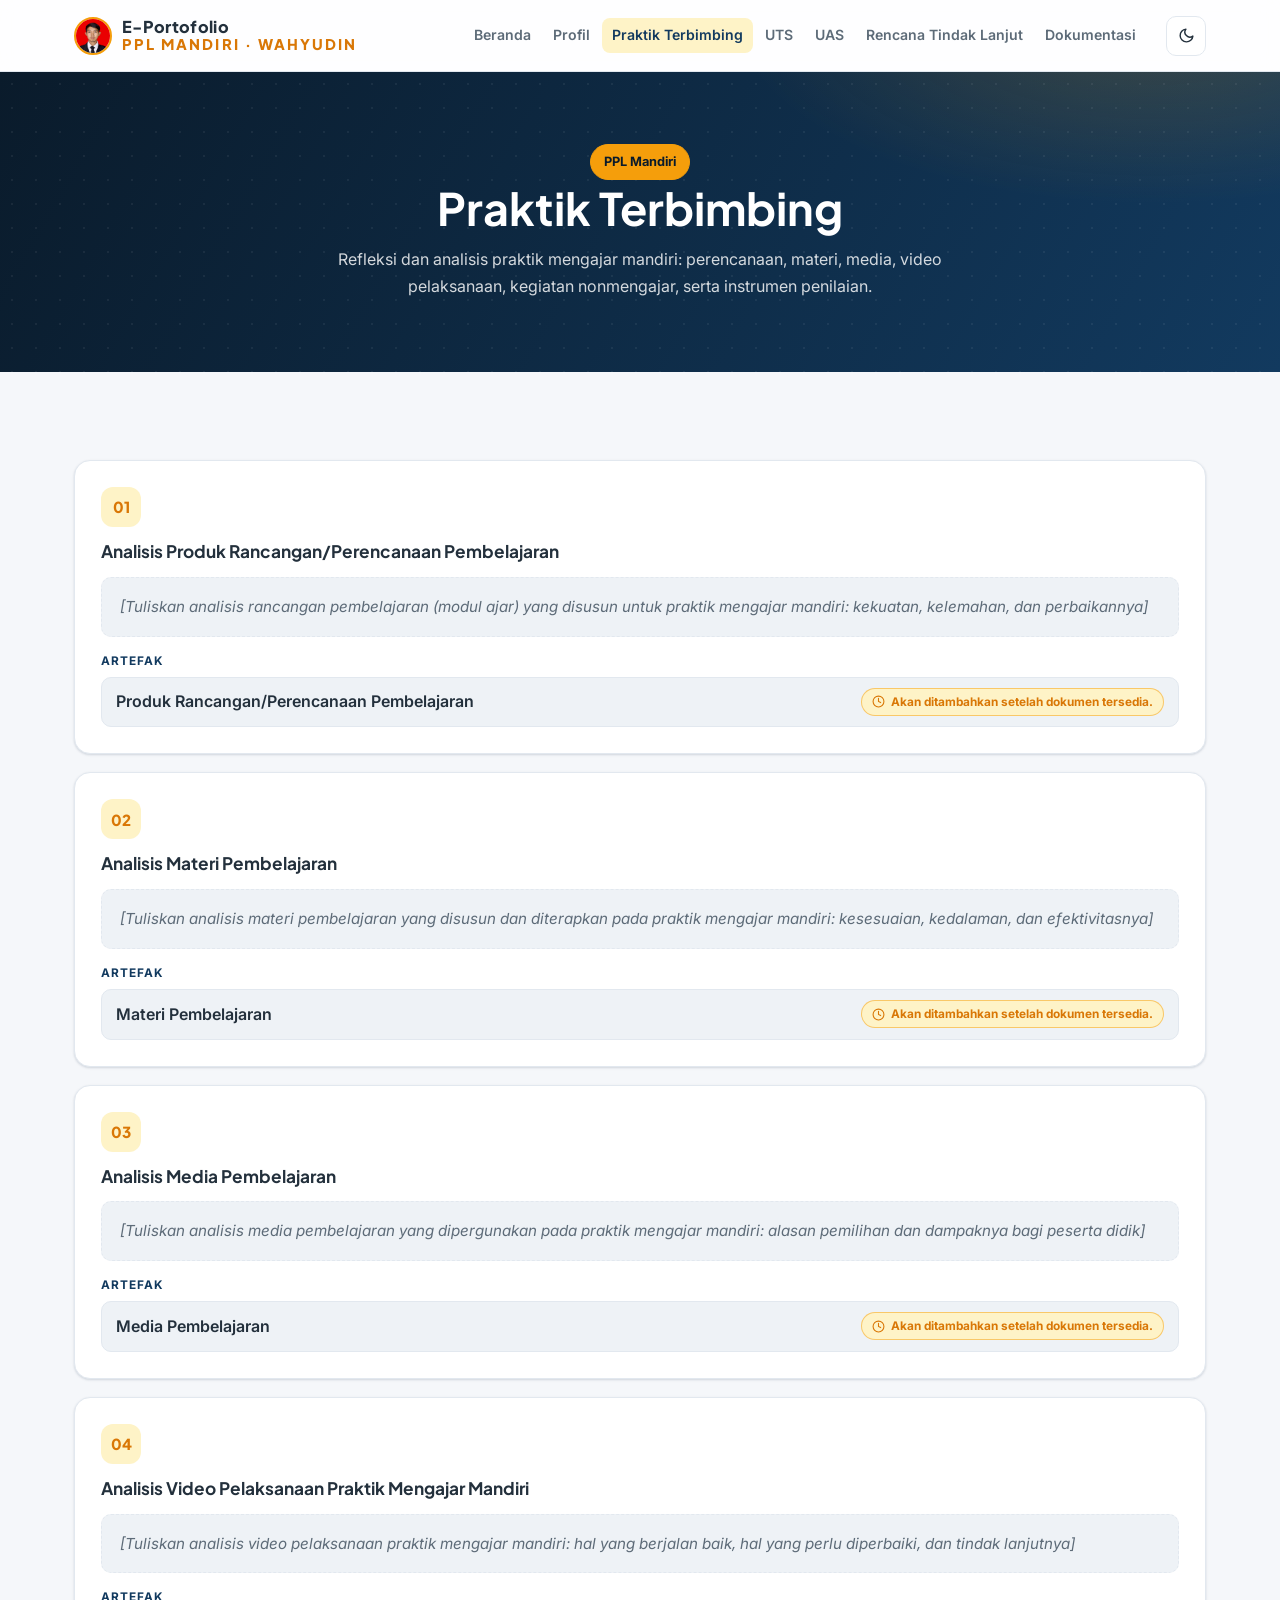
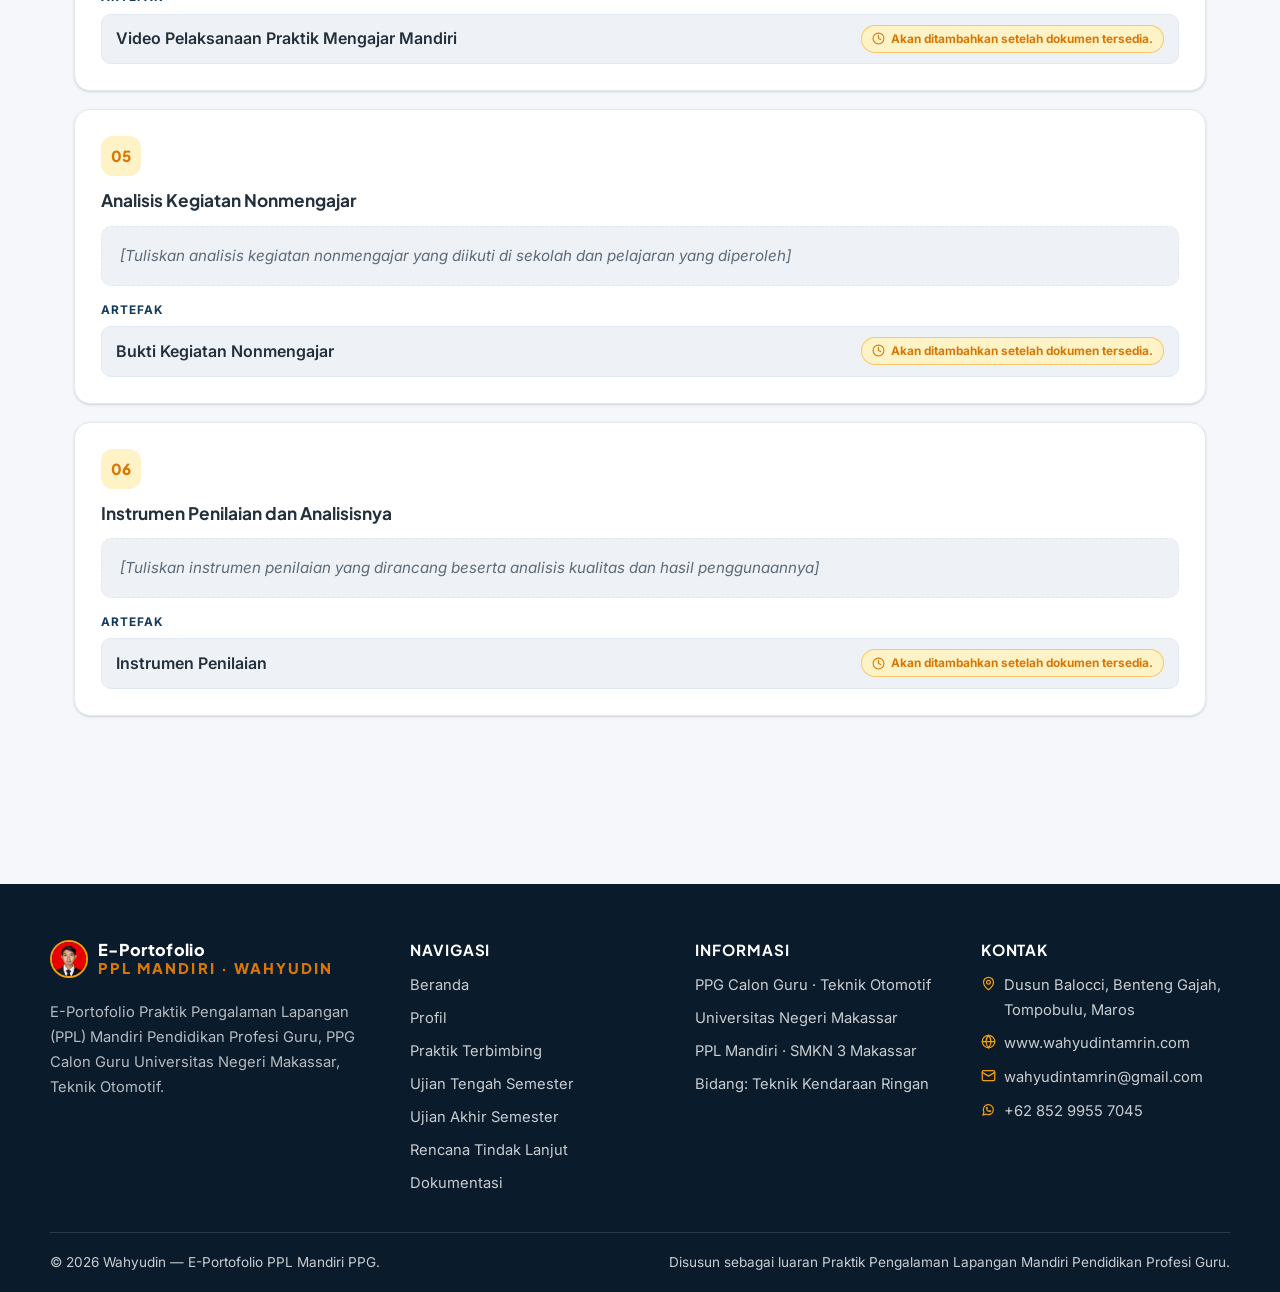
<file: praktik-terbimbing.html>
<!DOCTYPE html>
<html lang="id">
<head>
  <meta charset="utf-8">
  <meta name="viewport" content="width=device-width, initial-scale=1">
  <title>Praktik Terbimbing | E-Portofolio PPL Mandiri PPG</title>
  <meta name="description" content="Refleksi dan analisis praktik mengajar mandiri pada PPL Mandiri PPG.">
  <meta name="author" content="Wahyudin">
  <link rel="icon" type="image/svg+xml" href="assets/img/favicon.svg">
  <link rel="preconnect" href="https://fonts.googleapis.com">
  <link rel="preconnect" href="https://fonts.gstatic.com" crossorigin>
  <link rel="stylesheet" href="https://fonts.googleapis.com/css2?family=Inter:wght@400;500;600;700&family=Plus+Jakarta+Sans:wght@600;700;800&display=swap">
  <link rel="stylesheet" href="assets/css/style.css">
</head>
<body data-page="terbimbing">
  <main id="konten">
    <section class="page-hero">
      <div class="container page-hero__inner">
        <span class="chip chip--accent">PPL Mandiri</span>
        <h1>Praktik Terbimbing</h1>
        <p class="page-hero__lead">Refleksi dan analisis praktik mengajar mandiri: perencanaan, materi, media, video pelaksanaan, kegiatan nonmengajar, serta instrumen penilaian.</p>
      </div>
    </section>
    <section class="section">
      <div class="container"><div data-ppl="terbimbing"></div></div>
    </section>
  </main>

  <script src="assets/js/data.js"></script>
  <script src="assets/js/site.js"></script>
  <script src="assets/js/main.js"></script>
  <script src="assets/js/components.js"></script>
</body>
</html>
</file>
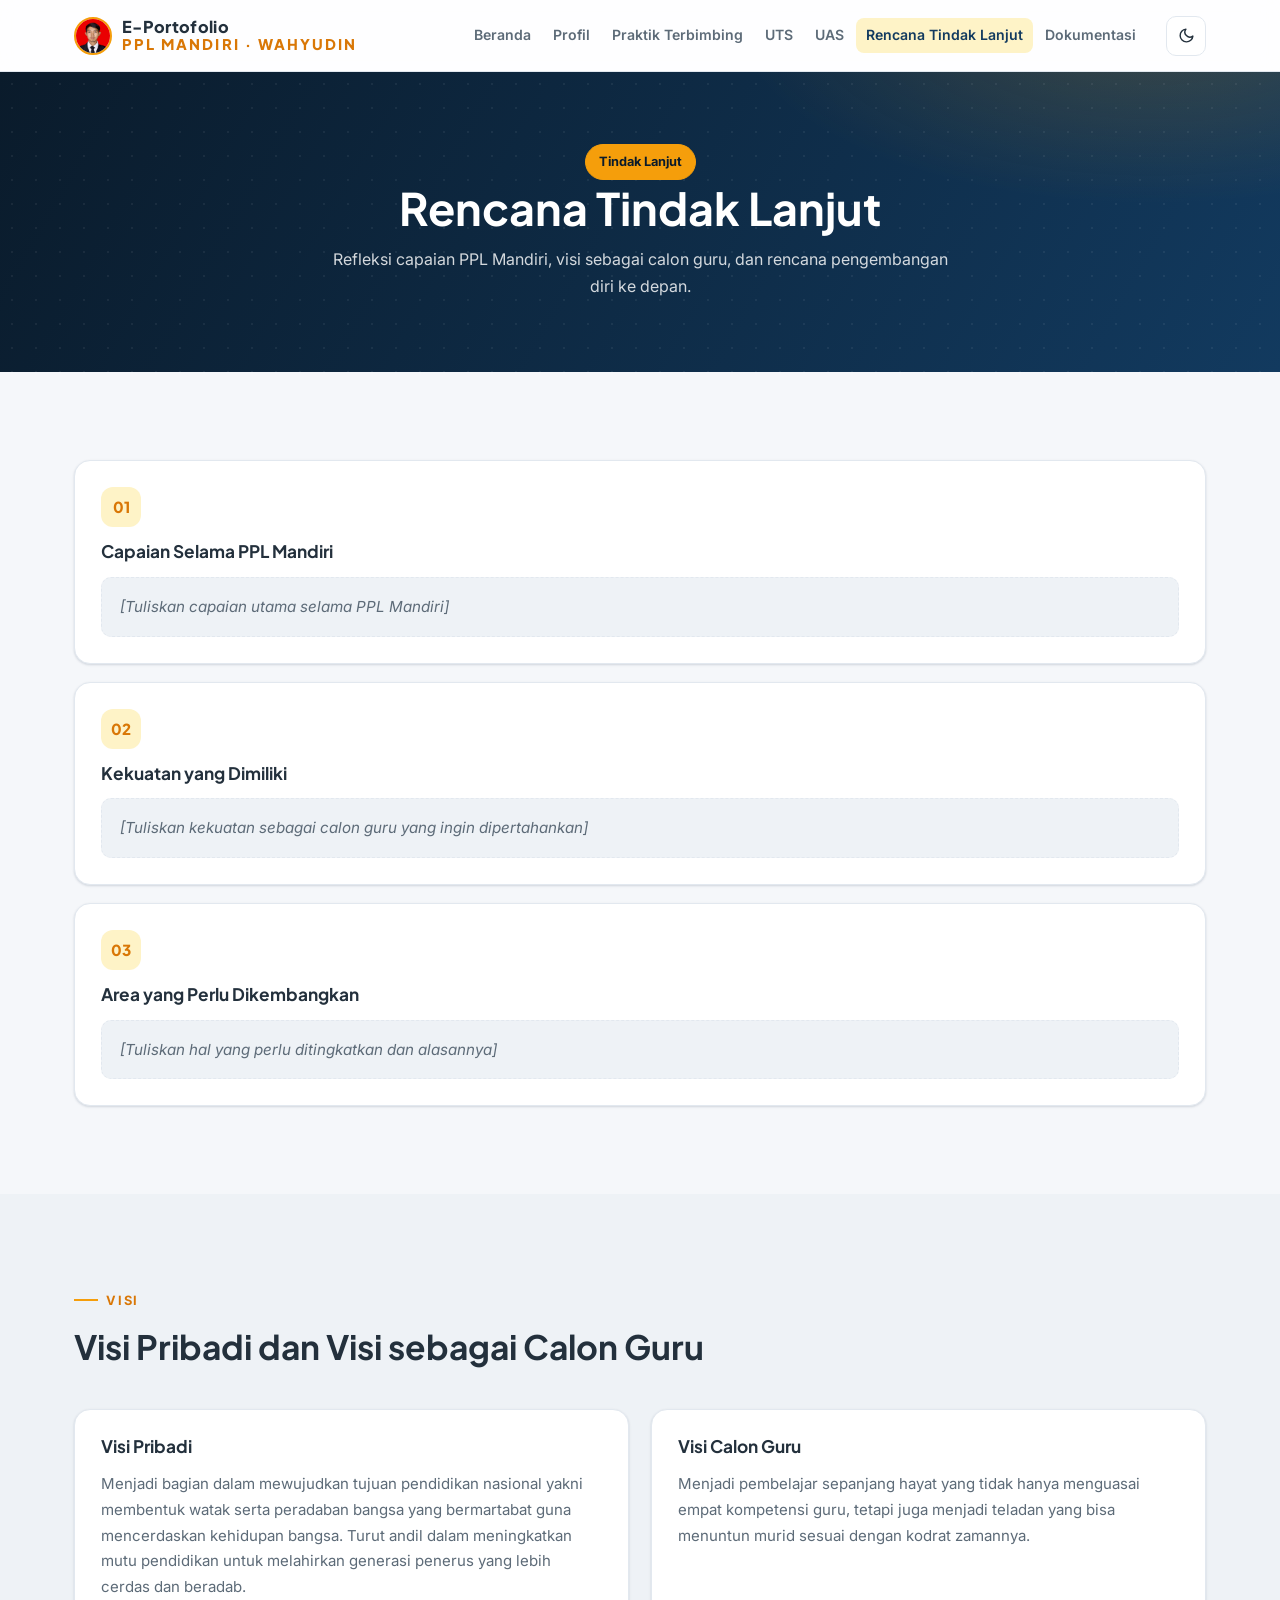
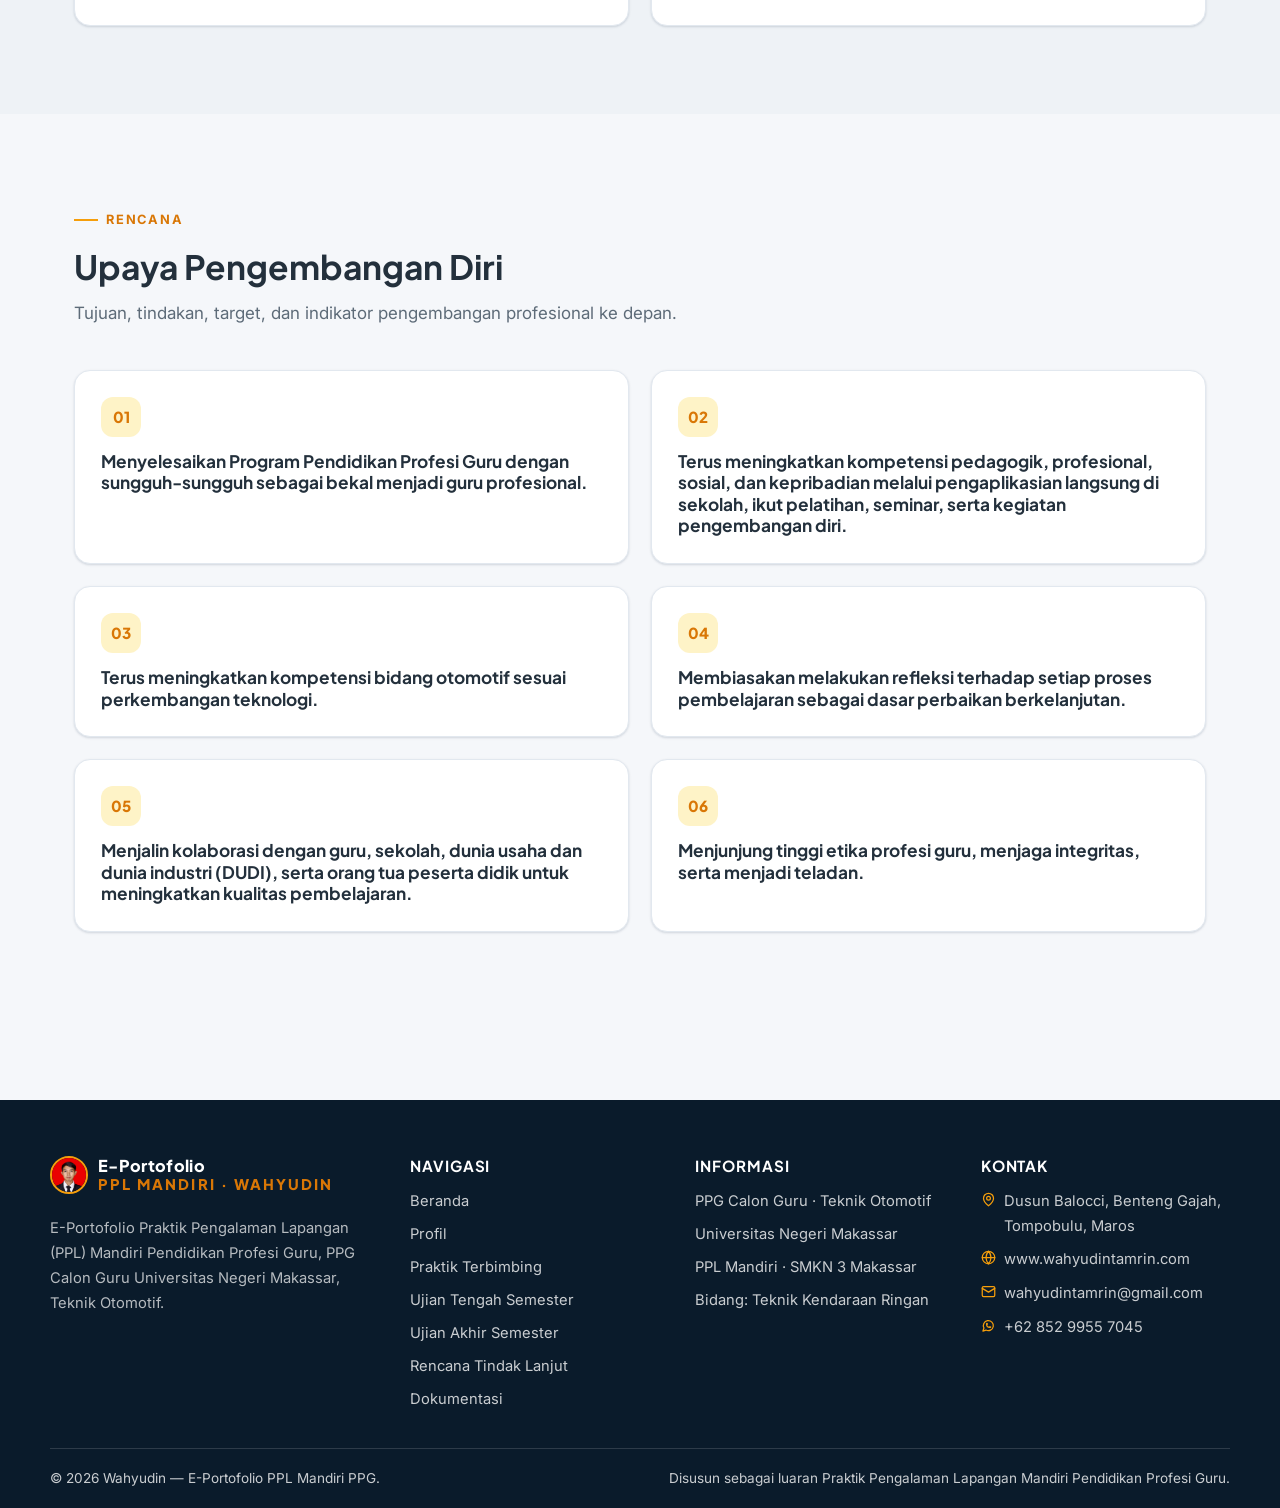
<file: rencana-tindak-lanjut.html>
<!DOCTYPE html>
<html lang="id">
<head>
  <meta charset="utf-8">
  <meta name="viewport" content="width=device-width, initial-scale=1">
  <title>Rencana Tindak Lanjut | E-Portofolio PPL Mandiri PPG</title>
  <meta name="description" content="Refleksi capaian PPL Mandiri, visi sebagai calon guru, dan rencana pengembangan diri ke depan.">
  <meta name="author" content="Wahyudin">
  <link rel="icon" type="image/svg+xml" href="assets/img/favicon.svg">
  <link rel="preconnect" href="https://fonts.googleapis.com">
  <link rel="preconnect" href="https://fonts.gstatic.com" crossorigin>
  <link rel="stylesheet" href="https://fonts.googleapis.com/css2?family=Inter:wght@400;500;600;700&family=Plus+Jakarta+Sans:wght@600;700;800&display=swap">
  <link rel="stylesheet" href="assets/css/style.css">
</head>
<body data-page="rtl">
  <main id="konten">
    <section class="page-hero">
      <div class="container page-hero__inner">
        <span class="chip chip--accent">Tindak Lanjut</span>
        <h1>Rencana Tindak Lanjut</h1>
        <p class="page-hero__lead">Refleksi capaian PPL Mandiri, visi sebagai calon guru, dan rencana pengembangan diri ke depan.</p>
      </div>
    </section>
    <section class="section">
      <div class="container"><div data-ppl="rtl"></div></div>
    </section>
    <section class="section section--tint">
      <div class="container">
        <div class="section-head"><span class="eyebrow">Visi</span><h2>Visi Pribadi dan Visi sebagai Calon Guru</h2></div>
        <div class="grid grid--2 reveal">
          <article class="card"><h3>Visi Pribadi</h3><p data-write="visi.pribadi"></p></article>
          <article class="card"><h3>Visi Calon Guru</h3><p data-write="visi.calonGuru"></p></article>
        </div>
      </div>
    </section>
    <section class="section">
      <div class="container">
        <div class="section-head"><span class="eyebrow">Rencana</span><h2>Upaya Pengembangan Diri</h2><p class="lead">Tujuan, tindakan, target, dan indikator pengembangan profesional ke depan.</p></div>
        <div class="grid grid--2" data-upaya></div>
      </div>
    </section>
  </main>

  <script src="assets/js/data.js"></script>
  <script src="assets/js/site.js"></script>
  <script src="assets/js/main.js"></script>
  <script src="assets/js/components.js"></script>
</body>
</html>
</file>
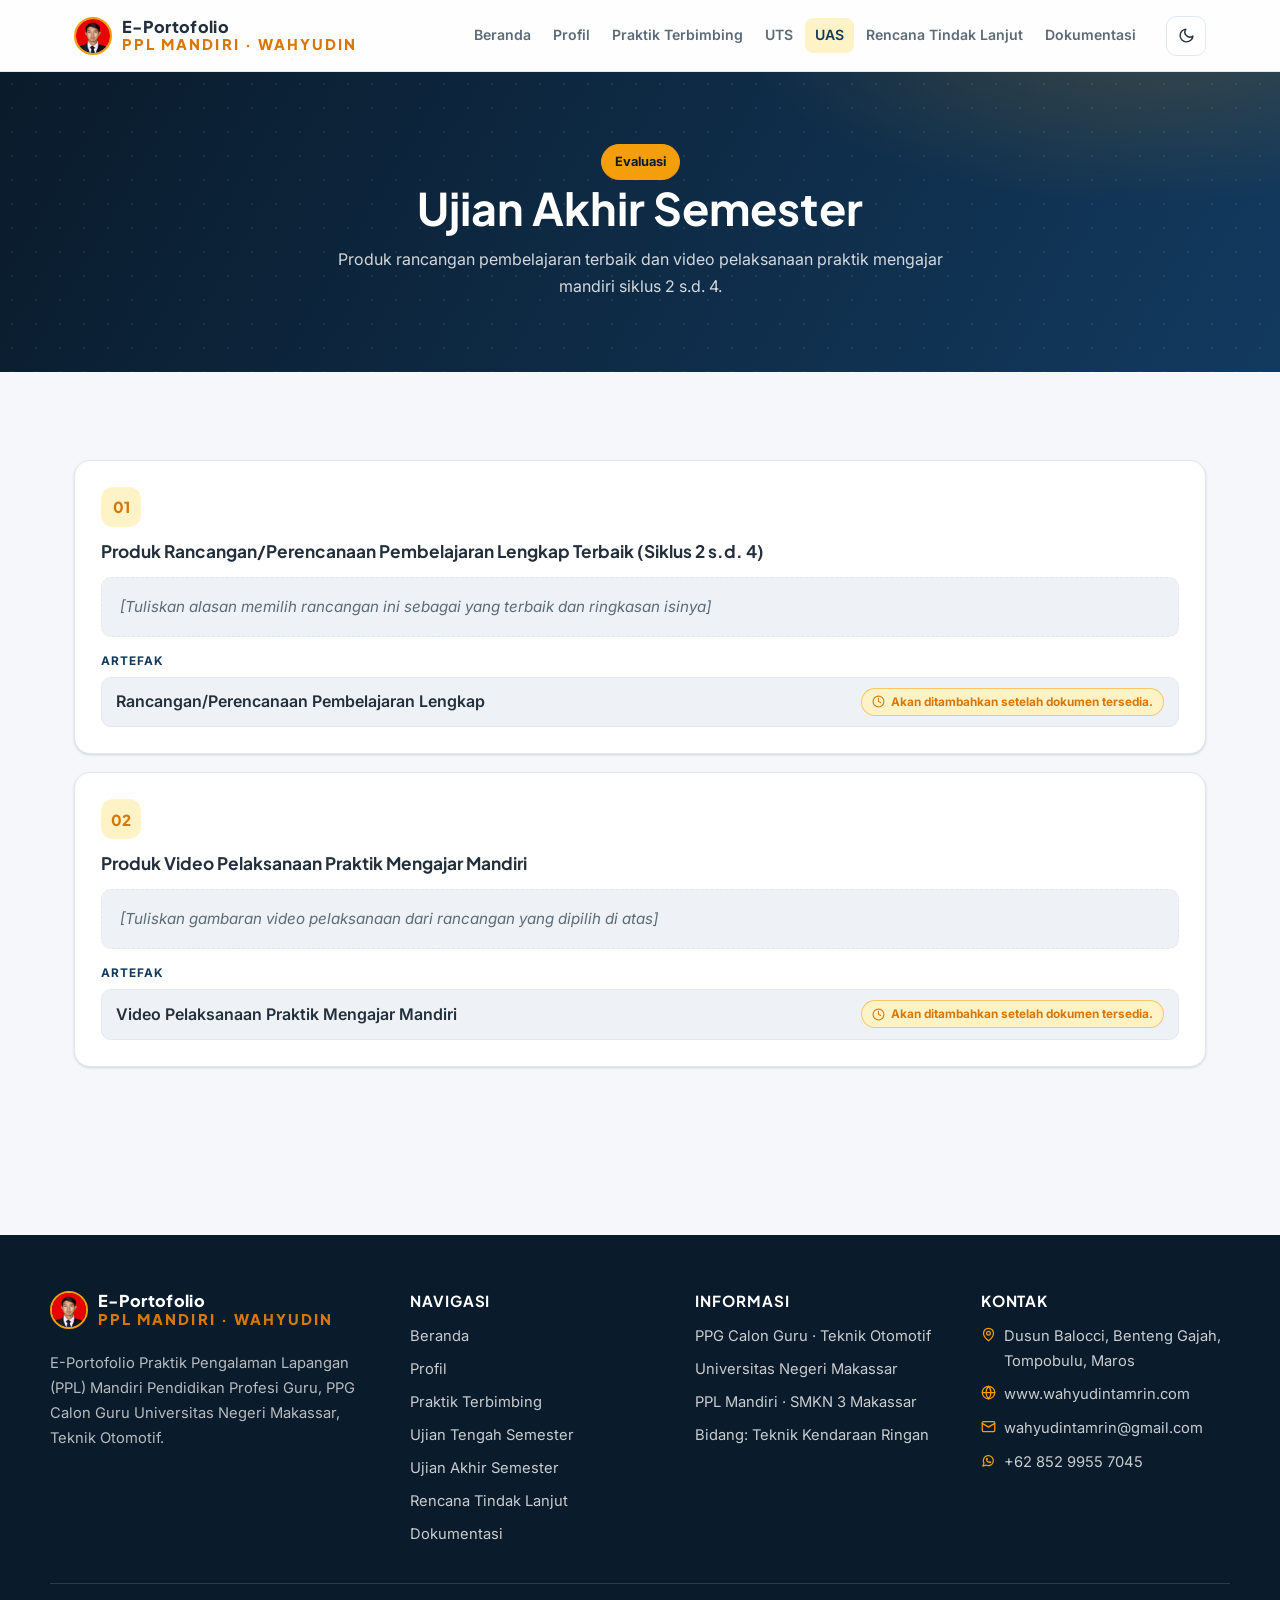
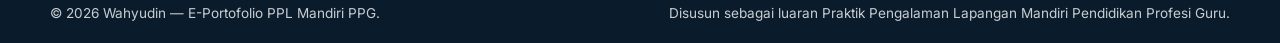
<file: ujian-akhir-semester.html>
<!DOCTYPE html>
<html lang="id">
<head>
  <meta charset="utf-8">
  <meta name="viewport" content="width=device-width, initial-scale=1">
  <title>Ujian Akhir Semester | E-Portofolio PPL Mandiri PPG</title>
  <meta name="description" content="Produk rancangan pembelajaran terbaik dan video pelaksanaan praktik mengajar mandiri siklus 2 s.d. 4.">
  <meta name="author" content="Wahyudin">
  <link rel="icon" type="image/svg+xml" href="assets/img/favicon.svg">
  <link rel="preconnect" href="https://fonts.googleapis.com">
  <link rel="preconnect" href="https://fonts.gstatic.com" crossorigin>
  <link rel="stylesheet" href="https://fonts.googleapis.com/css2?family=Inter:wght@400;500;600;700&family=Plus+Jakarta+Sans:wght@600;700;800&display=swap">
  <link rel="stylesheet" href="assets/css/style.css">
</head>
<body data-page="uas">
  <main id="konten">
    <section class="page-hero">
      <div class="container page-hero__inner">
        <span class="chip chip--accent">Evaluasi</span>
        <h1>Ujian Akhir Semester</h1>
        <p class="page-hero__lead">Produk rancangan pembelajaran terbaik dan video pelaksanaan praktik mengajar mandiri siklus 2 s.d. 4.</p>
      </div>
    </section>
    <section class="section">
      <div class="container"><div data-ppl="uas"></div></div>
    </section>
  </main>

  <script src="assets/js/data.js"></script>
  <script src="assets/js/site.js"></script>
  <script src="assets/js/main.js"></script>
  <script src="assets/js/components.js"></script>
</body>
</html>
</file>
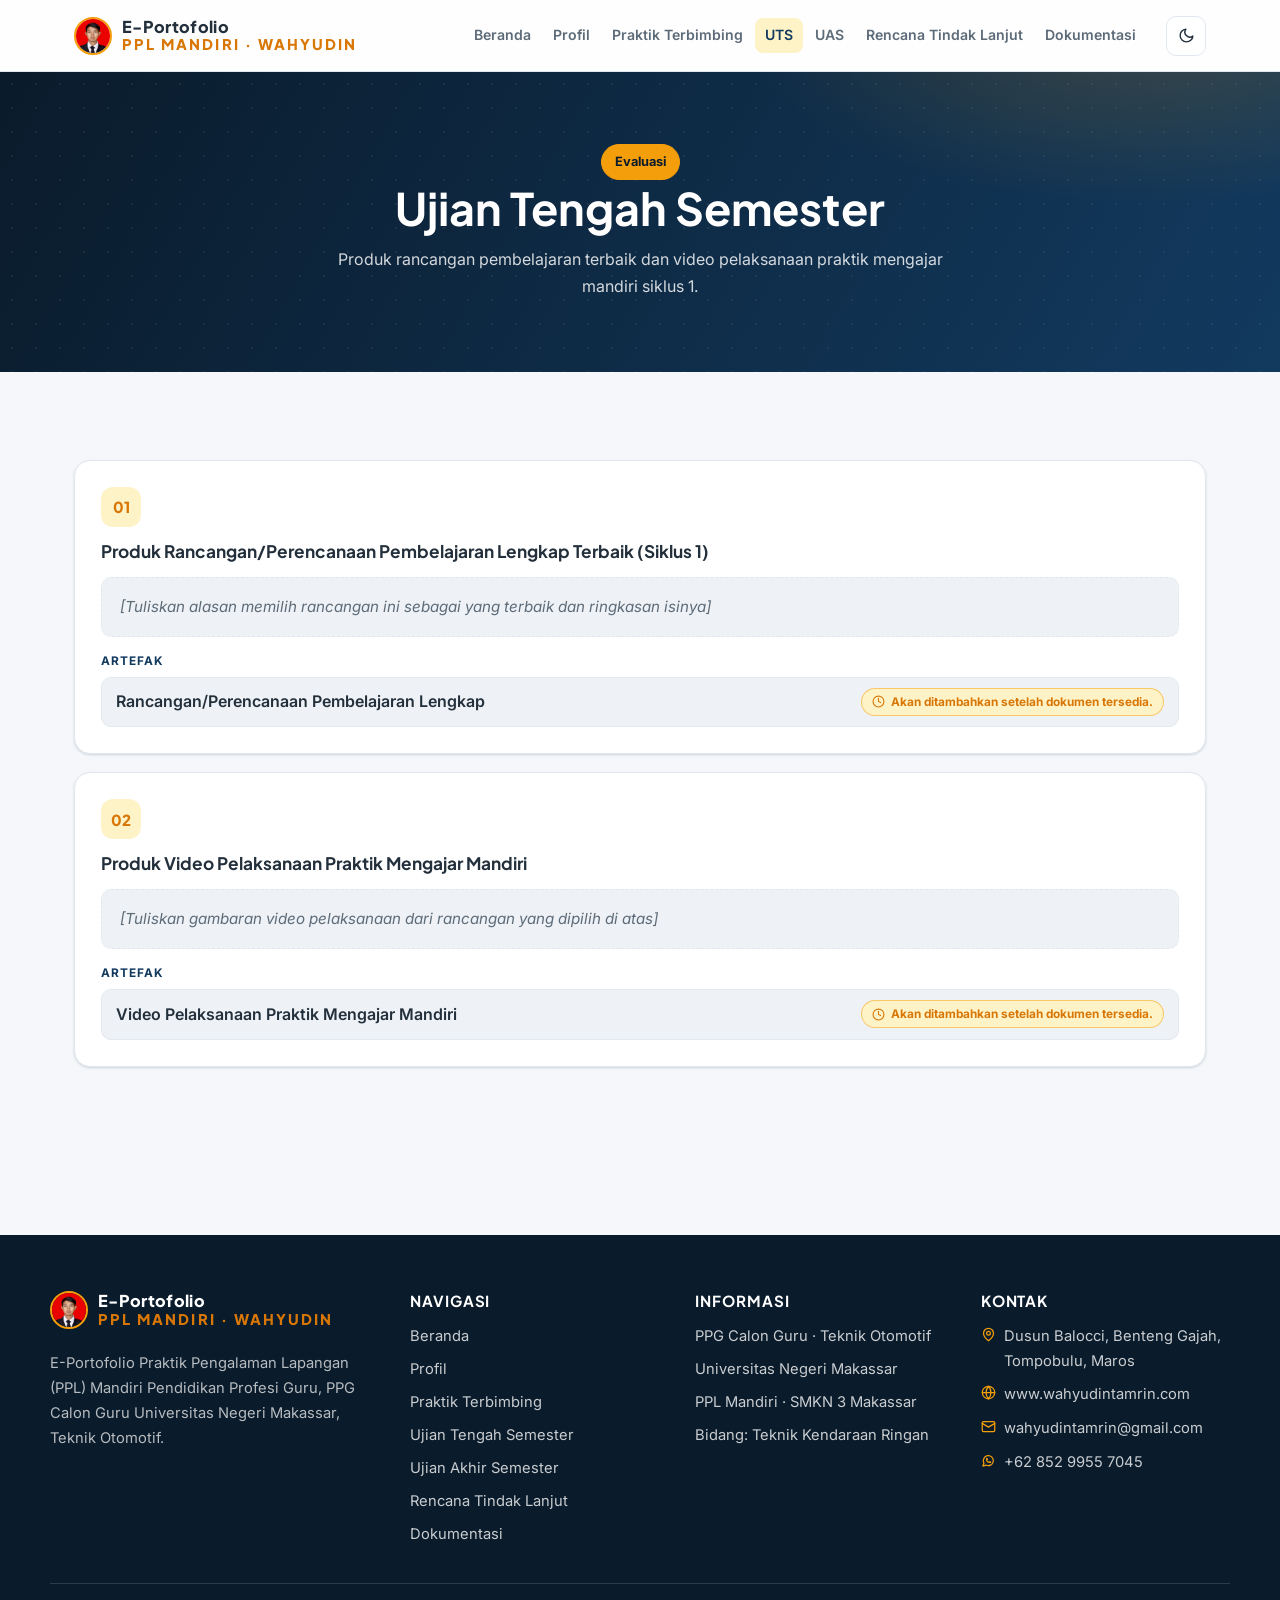
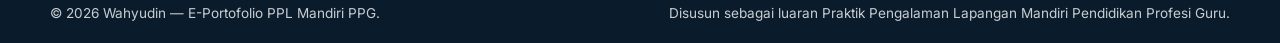
<file: ujian-tengah-semester.html>
<!DOCTYPE html>
<html lang="id">
<head>
  <meta charset="utf-8">
  <meta name="viewport" content="width=device-width, initial-scale=1">
  <title>Ujian Tengah Semester | E-Portofolio PPL Mandiri PPG</title>
  <meta name="description" content="Produk rancangan pembelajaran terbaik dan video pelaksanaan praktik mengajar mandiri siklus 1.">
  <meta name="author" content="Wahyudin">
  <link rel="icon" type="image/svg+xml" href="assets/img/favicon.svg">
  <link rel="preconnect" href="https://fonts.googleapis.com">
  <link rel="preconnect" href="https://fonts.gstatic.com" crossorigin>
  <link rel="stylesheet" href="https://fonts.googleapis.com/css2?family=Inter:wght@400;500;600;700&family=Plus+Jakarta+Sans:wght@600;700;800&display=swap">
  <link rel="stylesheet" href="assets/css/style.css">
</head>
<body data-page="uts">
  <main id="konten">
    <section class="page-hero">
      <div class="container page-hero__inner">
        <span class="chip chip--accent">Evaluasi</span>
        <h1>Ujian Tengah Semester</h1>
        <p class="page-hero__lead">Produk rancangan pembelajaran terbaik dan video pelaksanaan praktik mengajar mandiri siklus 1.</p>
      </div>
    </section>
    <section class="section">
      <div class="container"><div data-ppl="uts"></div></div>
    </section>
  </main>

  <script src="assets/js/data.js"></script>
  <script src="assets/js/site.js"></script>
  <script src="assets/js/main.js"></script>
  <script src="assets/js/components.js"></script>
</body>
</html>
</file>
<file: assets/css/style.css>
:root{
  --navy-950:#0a1b2b;
  --navy-900:#0e2a44;
  --navy-700:#123a5f;
  --navy-500:#1d5f94;
  --navy-400:#2d79b3;
  --accent:#f59e0b;
  --accent-600:#d97706;
  --accent-100:#fef3c7;
  --bg:#f5f7fa;
  --surface:#ffffff;
  --ink:#23303c;
  --muted:#5d6b78;
  --soft:#eef2f6;
  --line:#e2e8ef;
  --warn-bg:#fff7e6;
  --warn-line:#fcd34d;
  --ok:#15803d;
  --radius:16px;
  --radius-sm:10px;
  --shadow-sm:0 1px 2px rgba(14,42,68,.06),0 1px 3px rgba(14,42,68,.1);
  --shadow-md:0 6px 18px rgba(14,42,68,.10);
  --shadow-lg:0 18px 44px rgba(14,42,68,.18);
  --font-head:"Plus Jakarta Sans","Segoe UI",system-ui,-apple-system,sans-serif;
  --font-body:"Inter","Segoe UI",system-ui,-apple-system,sans-serif;
  --maxw:1180px;
  --transition:.25s ease;
}
[data-theme="dark"]{
  --bg:#0b1520;
  --surface:#10212f;
  --ink:#e7eef4;
  --muted:#9db0bf;
  --soft:#16293a;
  --line:#22374a;
  --warn-bg:#2a2312;
  --warn-line:#b07d10;
  --shadow-md:0 6px 18px rgba(0,0,0,.4);
  --shadow-lg:0 18px 44px rgba(0,0,0,.5);
}
*{box-sizing:border-box;margin:0;padding:0}
html{scroll-behavior:smooth;-webkit-text-size-adjust:100%}
body{
  font-family:var(--font-body);
  background:var(--bg);
  color:var(--ink);
  line-height:1.7;
  font-size:16px;
  transition:background var(--transition),color var(--transition);
}
img,svg{max-width:100%;vertical-align:middle}
a{color:var(--navy-500);text-decoration:none}
a:hover{color:var(--navy-700)}
h1,h2,h3,h4{font-family:var(--font-head);line-height:1.25;font-weight:700;color:inherit}
h1{font-size:clamp(2rem,5vw,3.1rem)}
h2{font-size:clamp(1.5rem,3.4vw,2.1rem)}
h3{font-size:1.18rem}
p{max-width:72ch}
button{font:inherit}
:focus-visible{outline:3px solid var(--accent);outline-offset:2px;border-radius:6px}

.container{width:100%;max-width:var(--maxw);margin-inline:auto;padding-inline:24px}
.container--wide{max-width:1480px}
.section{padding:clamp(3rem,7vw,5.5rem) 0}
.section--tint{background:var(--soft)}
.eyebrow{
  display:inline-flex;align-items:center;gap:8px;
  font-size:.8rem;font-weight:700;letter-spacing:.14em;text-transform:uppercase;
  color:var(--accent-600);margin-bottom:14px;
}
.eyebrow::before{content:"";width:24px;height:2px;background:var(--accent)}
.lead{font-size:1.06rem;color:var(--muted);margin-top:12px}
.section-head{max-width:720px;margin-bottom:clamp(1.6rem,4vw,2.6rem)}
.section-head.center{margin-inline:auto;text-align:center}
.section-head.center .eyebrow::after,.section-head.center .eyebrow::before{content:"—";width:auto;background:none;color:var(--accent)}

.header-fix{height:var(--hdr);}
:root{--hdr:72px}
.site-header{
  position:fixed;inset:0 0 auto 0;z-index:60;height:var(--hdr);
  background:color-mix(in srgb,var(--surface) 86%,transparent);
  backdrop-filter:blur(12px);-webkit-backdrop-filter:blur(12px);
  border-bottom:1px solid var(--line);
}
.header__inner{height:100%;display:flex;align-items:center;gap:20px}
.brand{display:inline-flex;align-items:center;gap:10px;color:var(--ink)}
.brand:hover{color:var(--ink)}
.brand__mark{
  width:38px;height:38px;border-radius:50%;flex:none;overflow:hidden;
  background:var(--soft);border:2px solid var(--accent);display:grid;place-items:center;
}
.brand__mark img{width:100%;height:100%;object-fit:cover;display:block}
.brand__text{font-family:var(--font-head);font-weight:800;letter-spacing:.02em;font-size:1.02rem;display:flex;flex-direction:column;line-height:1.15}
.brand__text b{font-size:1.02rem;font-weight:800}
.brand__text small{font-size:.92rem;font-weight:800;text-transform:uppercase;letter-spacing:.14em;color:var(--accent-600)}
.nav{margin-left:auto}
.nav__list{display:flex;list-style:none;gap:2px;align-items:center}
.nav a{
  display:block;padding:8px 10px;border-radius:8px;color:var(--muted);
  font-size:.88rem;font-weight:600;white-space:nowrap;line-height:1.3;
}
.nav a:hover{color:var(--ink);background:var(--soft)}
.nav a[aria-current="page"]{color:var(--navy-700);background:var(--accent-100)}
.header__tools{display:flex;align-items:center;gap:8px}
.icon-btn{
  width:40px;height:40px;border-radius:10px;border:1px solid var(--line);
  background:var(--surface);color:var(--ink);cursor:pointer;
  display:grid;place-items:center;transition:var(--transition);
}
.icon-btn:hover{border-color:var(--accent);color:var(--accent-600);transform:translateY(-1px)}
.nav-toggle{display:none}
.scroll-progress{
  position:fixed;top:0;left:0;height:3px;width:0;z-index:70;
  background:linear-gradient(90deg,var(--accent),var(--accent-600));
  transition:width .1s linear;
}

.btn{
  display:inline-flex;align-items:center;justify-content:center;gap:8px;
  padding:13px 24px;border-radius:999px;border:1px solid transparent;
  font-weight:700;font-size:.95rem;cursor:pointer;line-height:1.2;
  transition:transform var(--transition),box-shadow var(--transition),background var(--transition),color var(--transition);
}
.btn:hover{transform:translateY(-2px)}
.btn--accent{background:var(--accent);color:var(--navy-950)}
.btn--accent:hover{background:var(--accent-600);color:#fff;box-shadow:0 10px 24px rgba(245,158,11,.35)}
.btn--ghost{border-color:rgba(255,255,255,.35);color:#fff;background:rgba(255,255,255,.06)}
.btn--ghost:hover{border-color:#fff;background:rgba(255,255,255,.14)}
.btn--outline{border-color:var(--line);color:var(--ink);background:var(--surface)}
.btn--outline:hover{border-color:var(--accent);color:var(--accent-600)}
.btn--navy{background:var(--navy-700);color:#fff}
.btn--navy:hover{background:var(--navy-900)}
.btn--sm{padding:9px 16px;font-size:.88rem}
.btn--block{width:100%}
.btn svg{flex:none}

.hero{
  position:relative;overflow:hidden;color:#fff;
  background:
    radial-gradient(900px 420px at 85% -10%,rgba(245,158,11,.22),transparent 60%),
    linear-gradient(135deg,var(--navy-950),var(--navy-700) 60%,var(--navy-500));
}
.hero::before{
  content:"";position:absolute;inset:0;opacity:.5;
  background-image:radial-gradient(rgba(255,255,255,.16) 1px,transparent 1px);
  background-size:26px 26px;mask-image:radial-gradient(720px 400px at 80% 20%,#000 20%,transparent 75%);
  -webkit-mask-image:radial-gradient(720px 400px at 80% 20%,#000 20%,transparent 75%);
}
.hero__inner{position:relative;display:grid;grid-template-columns:1.05fr .95fr;gap:40px;align-items:center;padding:clamp(4rem,9vw,6.5rem) 0}
.hero__badges{display:flex;flex-wrap:wrap;gap:10px;margin-bottom:22px}
.chip{
  display:inline-flex;align-items:center;gap:7px;
  padding:6px 13px;border-radius:999px;font-size:.8rem;font-weight:700;
  background:rgba(255,255,255,.12);border:1px solid rgba(255,255,255,.22);color:#fff;
}
.chip--accent{background:var(--accent);border-color:var(--accent);color:var(--navy-950)}
.mk-tabs{display:flex;justify-content:center;gap:8px;width:max-content;max-width:100%;margin:0 auto 28px;background:var(--surface);border:1px solid var(--line);border-radius:999px;padding:6px;box-shadow:var(--shadow-sm)}
.mk-tab{border:0;background:transparent;font-family:var(--font-head);font-weight:700;font-size:.92rem;color:var(--muted);padding:10px 24px;border-radius:999px;cursor:pointer;transition:var(--transition);white-space:nowrap}
.mk-tab:hover{color:var(--ink)}
.mk-tab.is-active{background:var(--navy-700);color:#fff}
@media(max-width:560px){.mk-tab{padding:9px 16px;font-size:.85rem}}
.hero h1{font-size:clamp(1.8rem,4.2vw,2.7rem);line-height:1.2}
.hero h1 .hl{color:var(--accent)}
.hero__sub{margin-top:18px;font-size:1.05rem;color:rgba(255,255,255,.86);max-width:52ch}
.hero__meta{margin-top:26px;display:flex;flex-wrap:wrap;gap:26px}
.hero__meta b{display:block;font-family:var(--font-head);font-size:1.05rem}
.hero__meta span{font-size:.82rem;color:rgba(255,255,255,.66);text-transform:uppercase;letter-spacing:.08em}
.hero__cta{display:flex;flex-wrap:wrap;gap:14px;margin-top:32px}
.hero__quote{
  margin-top:30px;padding:16px 20px;border-left:4px solid var(--accent);
  background:rgba(255,255,255,.08);border-radius:0 12px 12px 0;font-style:italic;
  color:rgba(255,255,255,.92);font-size:.98rem;
}
.hero__art{position:relative;display:grid;place-items:center}
.hero-art__card{
  width:min(100%,400px);border-radius:24px;padding:30px;
  background:rgba(255,255,255,.08);border:1px solid rgba(255,255,255,.2);
  backdrop-filter:blur(6px);box-shadow:0 30px 70px rgba(6,20,32,.5);
  display:flex;flex-direction:column;gap:18px;
}
.hero-art__row{display:flex;align-items:center;gap:14px}
.hero-art__ic{
  width:44px;height:44px;border-radius:12px;flex:none;display:grid;place-items:center;
  background:rgba(245,158,11,.18);color:var(--accent);
}
.hero-art__row b{font-family:var(--font-head);font-size:.95rem;display:block}
.hero-art__row span{font-size:.8rem;color:rgba(255,255,255,.66)}
.hero-art__track{margin-top:6px}
.hero-art__bar{height:10px;border-radius:99px;background:rgba(255,255,255,.14);overflow:hidden}
.hero-art__bar i{display:block;height:100%;width:64%;border-radius:99px;background:linear-gradient(90deg,var(--accent),#ffd26b)}

.hero-art__caption{margin-top:16px;text-align:center}
.hero-art__caption b{font-family:var(--font-head);font-size:1.15rem;display:block}
.hero-art__caption>span{font-size:.85rem;color:rgba(255,255,255,.66);display:block;margin-top:2px}
.hero-art__social{display:flex;justify-content:center;gap:10px;margin-top:12px}
.hero-art__social a{
  width:38px;height:38px;border-radius:12px;display:grid;place-items:center;
  background:rgba(255,255,255,.08);border:1px solid rgba(255,255,255,.16);
  color:rgba(255,255,255,.82);transition:transform .2s ease,background .2s ease,color .2s ease;
}
.hero-art__social a i{font-style:normal;font-size:.72rem;font-weight:700;letter-spacing:.02em}
.hero-art__social a:hover{background:var(--accent);color:#0b1f3a;transform:translateY(-3px)}
.hero-art__social a img{width:20px;height:20px;display:block}
.hero-art__card--photo .hero-art__photo{
  width:100%;display:block;padding:0;overflow:hidden;border-radius:18px;cursor:pointer;
  border:2px solid rgba(255,255,255,.22);background:rgba(255,255,255,.1);
}
.hero-art__card--photo .hero-art__photo img{width:100%;height:auto;display:block;transition:transform .35s ease}
.hero-art__card--photo .hero-art__photo:hover img{transform:scale(1.03)}
.hero-art__card--photo .hero-art__photo:focus-visible{outline:2px solid var(--accent);outline-offset:2px}

.page-hero{
  position:relative;color:#fff;overflow:hidden;
  background:radial-gradient(700px 320px at 90% -20%,rgba(245,158,11,.2),transparent 60%),linear-gradient(120deg,var(--navy-950),var(--navy-700));
}
.page-hero::before{content:"";position:absolute;inset:0;opacity:.4;background-image:radial-gradient(rgba(255,255,255,.15) 1px,transparent 1px);background-size:24px 24px}
.page-hero__inner{position:relative;padding:clamp(2.6rem,7vw,4.5rem) 0;text-align:center}
.page-hero h1{font-size:clamp(1.9rem,4.6vw,2.8rem)}
.page-hero__lead{margin-top:10px;color:rgba(255,255,255,.82);max-width:64ch;margin-inline:auto}
.page-hero__back{margin-top:20px;justify-content:center}
.page-hero__link{color:var(--accent);text-decoration:underline;text-underline-offset:3px;text-decoration-thickness:1px}
.page-hero__link:hover{color:#ffd26b}

.card{
  background:var(--surface);border:1px solid var(--line);border-radius:var(--radius);
  padding:26px;box-shadow:var(--shadow-sm);transition:transform var(--transition),box-shadow var(--transition),border-color var(--transition);
  display:flex;flex-direction:column;gap:14px;
}
.card:hover{transform:translateY(-4px);box-shadow:var(--shadow-md);border-color:color-mix(in srgb,var(--accent) 45%,var(--line))}
.card__num{
  width:40px;height:40px;border-radius:12px;flex:none;
  display:grid;place-items:center;font-family:var(--font-head);font-weight:800;
  background:var(--accent-100);color:var(--accent-600);font-size:.95rem;
}
.card h3{font-size:1.08rem}
.card p{color:var(--muted);font-size:.94rem}
.card .btn{margin-top:auto}

.grid{display:grid;gap:22px}
.grid--2{grid-template-columns:repeat(2,1fr)}
.grid--3{grid-template-columns:repeat(3,1fr)}
.grid--4{grid-template-columns:repeat(4,1fr)}
@media(max-width:980px){.grid--3,.grid--4{grid-template-columns:repeat(2,1fr)}}
@media(max-width:640px){.grid--2,.grid--3,.grid--4{grid-template-columns:1fr}}

.mk-card{position:relative;display:flex;flex-direction:column;gap:12px}
.mk-card__top{display:flex;align-items:flex-start;justify-content:space-between;gap:12px}
.mk-card h3{font-size:1.1rem}
.mk-card p{color:var(--muted);font-size:.93rem}
.mk-card__tags{display:flex;flex-wrap:wrap;gap:8px}
.mk-card__footer{margin-top:auto;display:flex;align-items:center;justify-content:space-between;gap:10px;padding-top:6px}
.mk-card__link{
  display:inline-flex;align-items:center;gap:6px;font-weight:700;color:var(--accent-600);font-size:.9rem;
}
.mk-card__link:hover{color:var(--accent)}

.step{display:grid;grid-template-columns:auto 1fr;gap:18px}
.step__dot{
  width:46px;height:46px;border-radius:50%;flex:none;display:grid;place-items:center;
  font-family:var(--font-head);font-weight:800;color:var(--navy-700);
  background:var(--accent-100);border:2px solid var(--accent);
}
.step__dot--done{background:var(--accent);color:var(--navy-950);border-color:var(--accent)}
.step__line{position:relative}
.step__line::after{content:"";position:absolute;top:52px;left:23px;bottom:-18px;width:2px;background:var(--line)}
.step:last-child .step__line::after{display:none}

.timeline{list-style:none;display:flex;flex-direction:column;gap:0}
.timeline li{position:relative;padding:0 0 26px 44px}
.timeline li::before{content:"";position:absolute;left:8px;top:6px;bottom:-2px;width:2px;background:var(--line)}
.timeline li:last-child::before{display:none}
.timeline li::after{
  content:"";position:absolute;left:0;top:6px;width:18px;height:18px;border-radius:50%;
  background:var(--surface);border:3px solid var(--accent);
}
.timeline b{font-family:var(--font-head)}
.timeline p{color:var(--muted);font-size:.95rem}

.flow{list-style:none;display:flex;flex-wrap:wrap;gap:0;align-items:stretch}
.flow li{position:relative;flex:1 1 130px;text-align:center}
.flow li + li::before{
  content:"↓";position:absolute;left:-12px;top:calc(50% - 14px);color:var(--accent);font-weight:800;font-size:1.3rem;z-index:2;
}
.flow__bd{
  height:100%;padding:18px 10px;border-radius:14px;background:var(--surface);
  border:1px solid var(--line);box-shadow:var(--shadow-sm);
}
.flow b{display:block;font-size:.88rem;margin-top:4px}
.flow span{font-size:.74rem;color:var(--muted);text-transform:uppercase;letter-spacing:.1em;font-weight:700}
@media(min-width:860px){.flow li + li::before{content:"→";top:calc(50% - 16px)}}
@media(max-width:860px){.flow{flex-direction:column;gap:14px}.flow li + li::before{content:"↓";left:calc(50% - 6px);top:-18px}}

.four-c{display:grid;grid-template-columns:repeat(2,1fr);gap:18px}
@media(max-width:760px){.four-c{grid-template-columns:1fr}}
.c-card{
  position:relative;background:var(--surface);border:1px solid var(--line);
  border-radius:var(--radius);padding:24px 24px 24px 26px;box-shadow:var(--shadow-sm);
  overflow:hidden;
}
.c-card__letter{
  font-family:var(--font-head);font-weight:800;font-size:3rem;line-height:1;
  background:linear-gradient(135deg,var(--accent),var(--accent-600));
  -webkit-background-clip:text;background-clip:text;color:transparent;opacity:.9;
}
.c-card h3{font-size:1rem;letter-spacing:.06em;text-transform:uppercase;color:var(--navy-700)}
.c-card p{margin-top:8px;color:var(--muted);font-size:.95rem}

.profile-box{
  display:grid;grid-template-columns:auto 1fr;gap:26px;align-items:center;
  background:var(--surface);border:1px solid var(--line);border-radius:var(--radius);
  padding:26px;box-shadow:var(--shadow-sm);
}
.avatar{
  width:110px;height:110px;border-radius:24px;display:grid;place-items:center;
  color:#fff;font-family:var(--font-head);font-weight:800;font-size:2.4rem;
  background:linear-gradient(135deg,var(--navy-700),var(--navy-900));border:2px solid var(--accent);
}
.profile-box__grid{display:grid;grid-template-columns:repeat(2,1fr);gap:10px 22px;margin-top:8px}
.profile-box__grid b{display:block;font-size:.72rem;text-transform:uppercase;letter-spacing:.08em;color:var(--muted)}
.profile-box__grid span{font-weight:600}
.profile-layout{display:grid;grid-template-columns:320px 1fr;gap:clamp(20px,4vw,44px);padding:clamp(2rem,5vw,3.5rem) 0}
.profile-side{min-width:0}
.profile-card{position:sticky;top:7rem;padding:2rem;display:flex;flex-direction:column;align-items:center;gap:10px}
.profile-card:hover{transform:none;box-shadow:var(--shadow-sm)}
.profile-card .profile-photo__img{width:100%;height:auto;aspect-ratio:auto;border-radius:18px;display:block}
.profile-card .profile-photo__img img{width:100%;height:auto;object-fit:cover}
.profile-card .profile-photo__img:hover img{transform:scale(1.03)}
.profile-card__name{font-family:var(--font-head);font-weight:800;font-size:1.3rem;text-align:center}
.profile-card__role{font-size:.88rem;color:var(--muted);margin-top:-10px}
@media(max-width:920px){
  .profile-layout{grid-template-columns:1fr}
  .profile-card{position:static}
}
@media(max-width:640px){.profile-box{grid-template-columns:1fr;text-align:center}.profile-box__grid{grid-template-columns:1fr}}

.table-wrap{overflow-x:auto;background:var(--surface);border:1px solid var(--line);border-radius:var(--radius);box-shadow:var(--shadow-sm)}
table{width:100%;border-collapse:collapse;min-width:620px;font-size:.94rem}
th,td{text-align:left;padding:14px 16px;border-bottom:1px solid var(--line);vertical-align:top}
th{font-family:var(--font-head);font-size:.8rem;text-transform:uppercase;letter-spacing:.07em;color:var(--navy-700);background:var(--soft)}
tbody tr:last-child td{border-bottom:none}
tbody tr:hover td{background:color-mix(in srgb,var(--accent-100) 30%,transparent)}

.note{
  display:flex;gap:12px;align-items:flex-start;
  background:var(--warn-bg);border:1px solid var(--warn-line);border-radius:var(--radius-sm);
  padding:14px 16px;font-size:.9rem;
}
.note svg{flex:none;margin-top:2px;color:var(--accent-600)}
.note p{color:var(--ink)}

.empty{
  color:var(--muted);font-style:italic;font-size:.95rem;
  border:1px dashed var(--line);border-radius:var(--radius-sm);
  padding:16px 18px;background:var(--soft);
}

.ready{
  display:inline-flex;align-items:center;gap:6px;font-size:.74rem;font-weight:700;
  padding:3px 10px;border-radius:99px;
  background:color-mix(in srgb,var(--ok) 12%,transparent);color:var(--ok);border:1px solid color-mix(in srgb,var(--ok) 40%,transparent);
}
.wait{
  display:inline-flex;align-items:center;gap:6px;font-size:.74rem;font-weight:700;
  padding:3px 10px;border-radius:99px;
  background:var(--accent-100);color:var(--accent-600);border:1px solid color-mix(in srgb,var(--accent) 50%,transparent);
}

.alert{
  border-radius:var(--radius);padding:18px 20px;display:flex;gap:12px;align-items:flex-start;
  background:var(--warn-bg);border:1px solid var(--warn-line);
}
.alert svg{flex:none;color:var(--accent-600)}
.alert b{display:block;margin-bottom:2px}

.roadmap{display:grid;grid-template-columns:repeat(3,1fr);gap:20px;position:relative}
.roadmap__item{position:relative;padding-top:34px}
.roadmap__item::before{content:"";position:absolute;top:12px;left:0;right:0;height:2px;background:var(--line)}
.roadmap__item::after{
  content:"";position:absolute;top:7px;left:0;width:12px;height:12px;border-radius:50%;
  background:var(--accent);box-shadow:0 0 0 4px var(--accent-100);
}
.roadmap__item h3 .k{color:var(--accent-600)}
@media(max-width:860px){.roadmap{grid-template-columns:1fr;gap:26px}}

.solution{
  position:relative;display:grid;grid-template-columns:1fr auto 1fr auto 1fr;gap:12px;align-items:stretch;
  background:linear-gradient(135deg,var(--navy-950),var(--navy-700));color:#fff;
  border-radius:var(--radius);padding:clamp(22px,4vw,32px);overflow:hidden;
}
.solution__col{border-radius:14px;padding:18px;display:flex;flex-direction:column;gap:8px;justify-content:center;align-items:center;text-align:center}
.solution__col--end{background:rgba(245,158,11,.18);border:1px solid rgba(245,158,11,.45)}
.solution__col--mid{background:rgba(255,255,255,.08);border:1px solid rgba(255,255,255,.2)}
.solution svg{color:var(--accent)}
.solution b{font-family:var(--font-head);font-size:1.02rem}
.solution span{font-size:.8rem;opacity:.75;text-align:center}
.solution__arrow{display:grid;place-items:center;color:var(--accent)}
@media(max-width:860px){.solution{grid-template-columns:1fr}.solution__arrow{transform:rotate(90deg)}}

.gallery{display:grid;grid-template-columns:repeat(auto-fill,minmax(300px,1fr));gap:20px}
.gal-item{display:flex;flex-direction:column;gap:8px}
.gal-item__actions{display:flex;gap:10px;margin-top:auto;padding-top:8px}

.gal-image{
  aspect-ratio:16/9;border-radius:var(--radius-sm);overflow:hidden;cursor:pointer;
  background:var(--soft);display:grid;place-items:center;color:var(--muted);
  border:1px solid var(--line);position:relative;
}
.gal-image img{width:100%;height:100%;object-fit:cover;transition:transform .4s ease}
.gal-item:hover .gal-image img{transform:scale(1.05)}

.modal{
  position:fixed;inset:0;z-index:90;display:grid;place-items:center;padding:20px;
}
.modal[hidden]{display:none}
.modal__backdrop{position:absolute;inset:0;background:rgba(6,16,26,.78);backdrop-filter:blur(4px)}
.modal__panel{
  position:relative;width:min(940px,100%);max-height:88vh;border-radius:var(--radius);
  background:var(--surface);box-shadow:var(--shadow-lg);overflow:hidden;display:flex;flex-direction:column;
}
.modal__head{display:flex;align-items:center;gap:12px;padding:12px 16px;border-bottom:1px solid var(--line)}
.modal__head b{font-family:var(--font-head);overflow:hidden;text-overflow:ellipsis;white-space:nowrap}
.modal__head .btn{margin-left:auto}
.modal__close{
  margin-left:auto;width:36px;height:36px;border-radius:10px;border:1px solid var(--line);
  background:var(--surface);cursor:pointer;display:grid;place-items:center;color:var(--ink);flex:none;
}
.modal__body{overflow:auto;padding:18px;background:var(--bg)}
.modal__body iframe{border:0;width:100%;height:72vh;border-radius:10px;background:#fff}
.modal__meta{display:flex;flex-wrap:wrap;gap:8px;padding:0 2px 4px}

.back-top{
  position:fixed;right:22px;bottom:22px;z-index:50;width:46px;height:46px;border-radius:14px;
  border:1px solid var(--line);background:var(--surface);color:var(--navy-700);cursor:pointer;
  display:grid;place-items:center;box-shadow:var(--shadow-md);opacity:0;pointer-events:none;transform:translateY(8px);
  transition:var(--transition);
}
.back-top.show{opacity:1;pointer-events:auto;transform:none}
.back-top:hover{background:var(--navy-700);color:#fff;border-color:var(--navy-700)}

.reveal{opacity:0;transform:translateY(22px);transition:opacity .7s ease,transform .7s ease}
.reveal.is-visible{opacity:1;transform:none}

.quicknav{display:flex;flex-wrap:wrap;gap:10px}
.quicknav a{
  display:inline-flex;align-items:center;gap:8px;padding:10px 16px;border-radius:12px;
  background:var(--surface);border:1px solid var(--line);color:var(--ink);font-weight:600;font-size:.9rem;
  transition:var(--transition);
}
.quicknav a:hover{border-color:var(--accent);color:var(--accent-600);transform:translateY(-2px)}
.quicknav a i{color:var(--accent-600);font-style:normal;font-family:var(--font-head);font-weight:800}

.site-footer{margin-top:clamp(3rem,7vw,5rem);background:var(--navy-950);color:rgba(255,255,255,.78)}
.footer__grid{display:grid;grid-template-columns:1.3fr 1fr 1fr 1fr;gap:36px;padding:56px 0 36px}
.footer h4{color:#fff;font-size:.95rem;letter-spacing:.06em;text-transform:uppercase;margin-bottom:14px}
.footer a{color:rgba(255,255,255,.78)}
.footer a:hover{color:var(--accent)}
.footer ul{list-style:none;display:flex;flex-direction:column;gap:8px;font-size:.92rem}
.footer-contact a,.footer-contact__addr{display:inline-flex;align-items:flex-start;gap:8px}
.footer-contact a svg,.footer-contact__addr svg{flex:none;color:var(--accent);margin-top:3px}
.footer__bottom{border-top:1px solid rgba(255,255,255,.14);padding:18px 0;display:flex;flex-wrap:wrap;gap:8px;justify-content:space-between;font-size:.85rem}
@media(max-width:860px){.footer__grid{grid-template-columns:1fr;gap:28px}}

@media(max-width:1180px){
  .nav{
    position:fixed;top:var(--hdr);right:0;bottom:0;left:0;z-index:59;
    background:var(--surface);transform:translateX(105%);transition:transform .3s ease;
    overflow:auto;box-shadow:var(--shadow-lg);padding:18px 24px 40px;
  }
  .nav.open{transform:none}
  .nav__list{flex-direction:column;align-items:stretch;gap:4px}
  .nav a{font-size:1rem;padding:12px 14px}
  .nav-toggle{display:grid}
}
@media(max-width:860px){
  .hero__inner{grid-template-columns:1fr}
  .hero__art{order:-1}
  .profile-box{grid-template-columns:1fr}
}
.sr-only{position:absolute;width:1px;height:1px;padding:0;margin:-1px;overflow:hidden;clip:rect(0,0,0,0);white-space:nowrap;border:0}
.stack{display:flex;flex-direction:column;gap:18px}
.artefak-list{display:flex;flex-direction:column;gap:10px}
.artefak-file{display:flex;align-items:center;justify-content:space-between;gap:14px;flex-wrap:wrap;background:var(--soft);padding:10px 14px;border-radius:10px;border:1px solid var(--line, rgba(10,32,59,.08))}
.artefak-file__name{font-weight:600;color:var(--navy-800)}
.gal-grid{display:grid;grid-template-columns:repeat(auto-fill,minmax(160px,1fr));gap:10px}
.dok-items{display:flex;flex-direction:column;gap:28px}
.dok-item{display:flex;flex-direction:column;gap:12px}
.dok-item__head{display:flex;flex-direction:column;gap:6px}
.dok-item__head h3{margin:0}
.dok-item__head .lead{margin:0;color:var(--muted,#57708c)}
.dok-item__head .field{margin-top:2px}
.dok-item__head .gal-count{align-self:flex-start;margin-top:4px}
.dok-grid{display:grid;grid-template-columns:repeat(auto-fill,minmax(240px,1fr));gap:14px}
.video-wrap{position:relative;width:100%;max-width:880px;aspect-ratio:16/9;margin-inline:auto;border-radius:16px;overflow:hidden;border:1px solid var(--line, rgba(10,32,59,.08));box-shadow:var(--shadow-md, 0 14px 40px rgba(10,32,59,.12))}
.video-wrap iframe{position:absolute;inset:0;width:100%;height:100%;border:0}
.video-note{margin-top:14px;text-align:center;display:flex;align-items:center;justify-content:center;gap:8px;font-size:.9rem;color:var(--muted,#57708c)}
.video-note a{color:var(--accent);text-decoration:underline;text-underline-offset:3px}
.video-card{display:flex;flex-direction:column;gap:10px}
.video-card h3{margin:0;font-family:var(--font-head);font-size:1rem}
.video-card video{width:100%;aspect-ratio:16/9;background:#000;border-radius:14px;border:1px solid var(--line, rgba(10,32,59,.08));box-shadow:var(--shadow-sm);display:block}
.gal-thumb{aspect-ratio:4/3;overflow:hidden;border-radius:10px;background:var(--soft);cursor:zoom-in;border:1px solid var(--line, rgba(10,32,59,.08))}
.gal-thumb img{width:100%;height:100%;object-fit:cover;display:block;transition:transform .35s ease}
.gal-thumb:hover img{transform:scale(1.06)}
.gal-count{font-size:.82rem;color:var(--muted,#57708c);background:var(--soft);padding:4px 10px;border-radius:999px}
.detail-head{display:flex;flex-direction:column;gap:10px;margin-bottom:22px}
.detail-nav{display:flex;justify-content:space-between;gap:12px;margin-top:30px;flex-wrap:wrap}
.field{display:flex;flex-direction:column;gap:6px}
.field__label{font-size:.74rem;font-weight:700;text-transform:uppercase;letter-spacing:.08em;color:var(--navy-700)}
.field + .field{margin-top:12px}
.c-card__q{font-size:.86rem;color:var(--navy-500);font-weight:600;margin-top:2px}
.c-card .empty{margin-top:10px}
.section-block{display:flex;flex-direction:column;gap:14px}
.gal-ph{display:grid;place-items:center;gap:8px;text-align:center;padding:18px;color:var(--muted);font-size:.82rem;line-height:1.4}
.gal-ph svg{color:var(--accent-600)}

@media print{
  .site-header,.scroll-progress,.back-top,.nav-toggle,.icon-btn{display:none!important}
  body{background:#fff;color:#000}
}
/* Foto profil -- variant hero */
.hero-art__ic--photo{width:54px;height:54px;border-radius:50%;overflow:hidden;padding:0;border:2px solid rgba(255,255,255,.35);background:rgba(255,255,255,.12)}
.hero-art__ic--photo img{width:100%;height:100%;object-fit:cover;display:block;cursor:pointer;transition:transform .35s ease}
.hero-art__ic--photo:hover img{transform:scale(1.06)}
.hero-art__ic--photo:focus-visible{outline:2px solid var(--accent);outline-offset:2px}

/* Foto profil -- variant kartu identitas */
.profile-photo{display:flex;flex-direction:column;align-items:center;gap:14px}
.profile-photo__img{
  width:200px;height:200px;border-radius:28px;overflow:hidden;padding:0;cursor:pointer;
  border:2px solid var(--accent);background:var(--soft);display:grid;place-items:center;
}
.profile-photo__img img{width:100%;height:100%;object-fit:cover;display:block;transition:transform .35s ease}
.profile-photo__img:hover img{transform:scale(1.06)}
.profile-photo__img:focus-visible{outline:2px solid var(--accent);outline-offset:2px}
.profile-social{display:flex;gap:10px}
.profile-social a{
  width:42px;height:42px;border-radius:11px;display:grid;place-items:center;
  background:var(--soft);border:1px solid var(--line);transition:var(--transition);
}
.profile-social a:hover{background:var(--accent-100);border-color:var(--accent);transform:translateY(-2px)}
.profile-social a img{width:20px;height:20px;display:block;filter:invert(1)}
[data-theme="dark"] .profile-social a img{filter:none}
body[data-page="tentang"] .profile-photo__img img{transform:scaleX(-1)}
body[data-page="tentang"] .profile-photo__img:hover img{transform:scale(1.06) scaleX(-1)}

/* Kartu pendidikan formal */
.edu-card{display:flex;flex-direction:row;align-items:center;gap:18px}
.edu-card__emblem{
  width:56px;height:56px;border-radius:16px;flex:none;display:grid;place-items:center;
  font-family:var(--font-head);font-weight:800;font-size:.8rem;letter-spacing:.04em;
  border:1px solid transparent;
}
.edu-card__emblem span{line-height:1}
.edu-card__body{display:flex;flex-direction:column;gap:2px;min-width:0}
.edu-card h3{font-size:1.02rem;line-height:1.35}
.edu-card__meta{color:var(--muted);font-size:.88rem}
.edu-card__year{
  display:inline-flex;align-items:center;align-self:flex-start;margin-top:4px;
  font-size:.78rem;font-weight:700;color:var(--navy-700);
  background:var(--soft);border:1px solid var(--line);border-radius:99px;padding:3px 12px;
}
.edu-card__emblem--mi{background:var(--accent-100);color:var(--accent-600);border-color:color-mix(in srgb,var(--accent) 55%,transparent)}
.edu-card__emblem--smp{background:#dbe9f6;color:var(--navy-700);border-color:color-mix(in srgb,var(--navy-500) 55%,transparent)}
.edu-card__emblem--smk{background:#dff1e5;color:#15803d;border-color:color-mix(in srgb,#15803d 45%,transparent)}
.edu-card__emblem--s1{background:#e9e5f8;color:#5b4bb7;border-color:color-mix(in srgb,#7c6cd6 50%,transparent)}
.edu-card__emblem--ppg{background:#e0f2f1;color:#00796b;border-color:color-mix(in srgb,#00796b 50%,transparent)}
.table-note{padding:12px 16px;font-size:.88rem;color:var(--muted);border-top:1px solid var(--line)}

/* nav 7 menu */
.nav__list a{white-space:nowrap}
</file>
